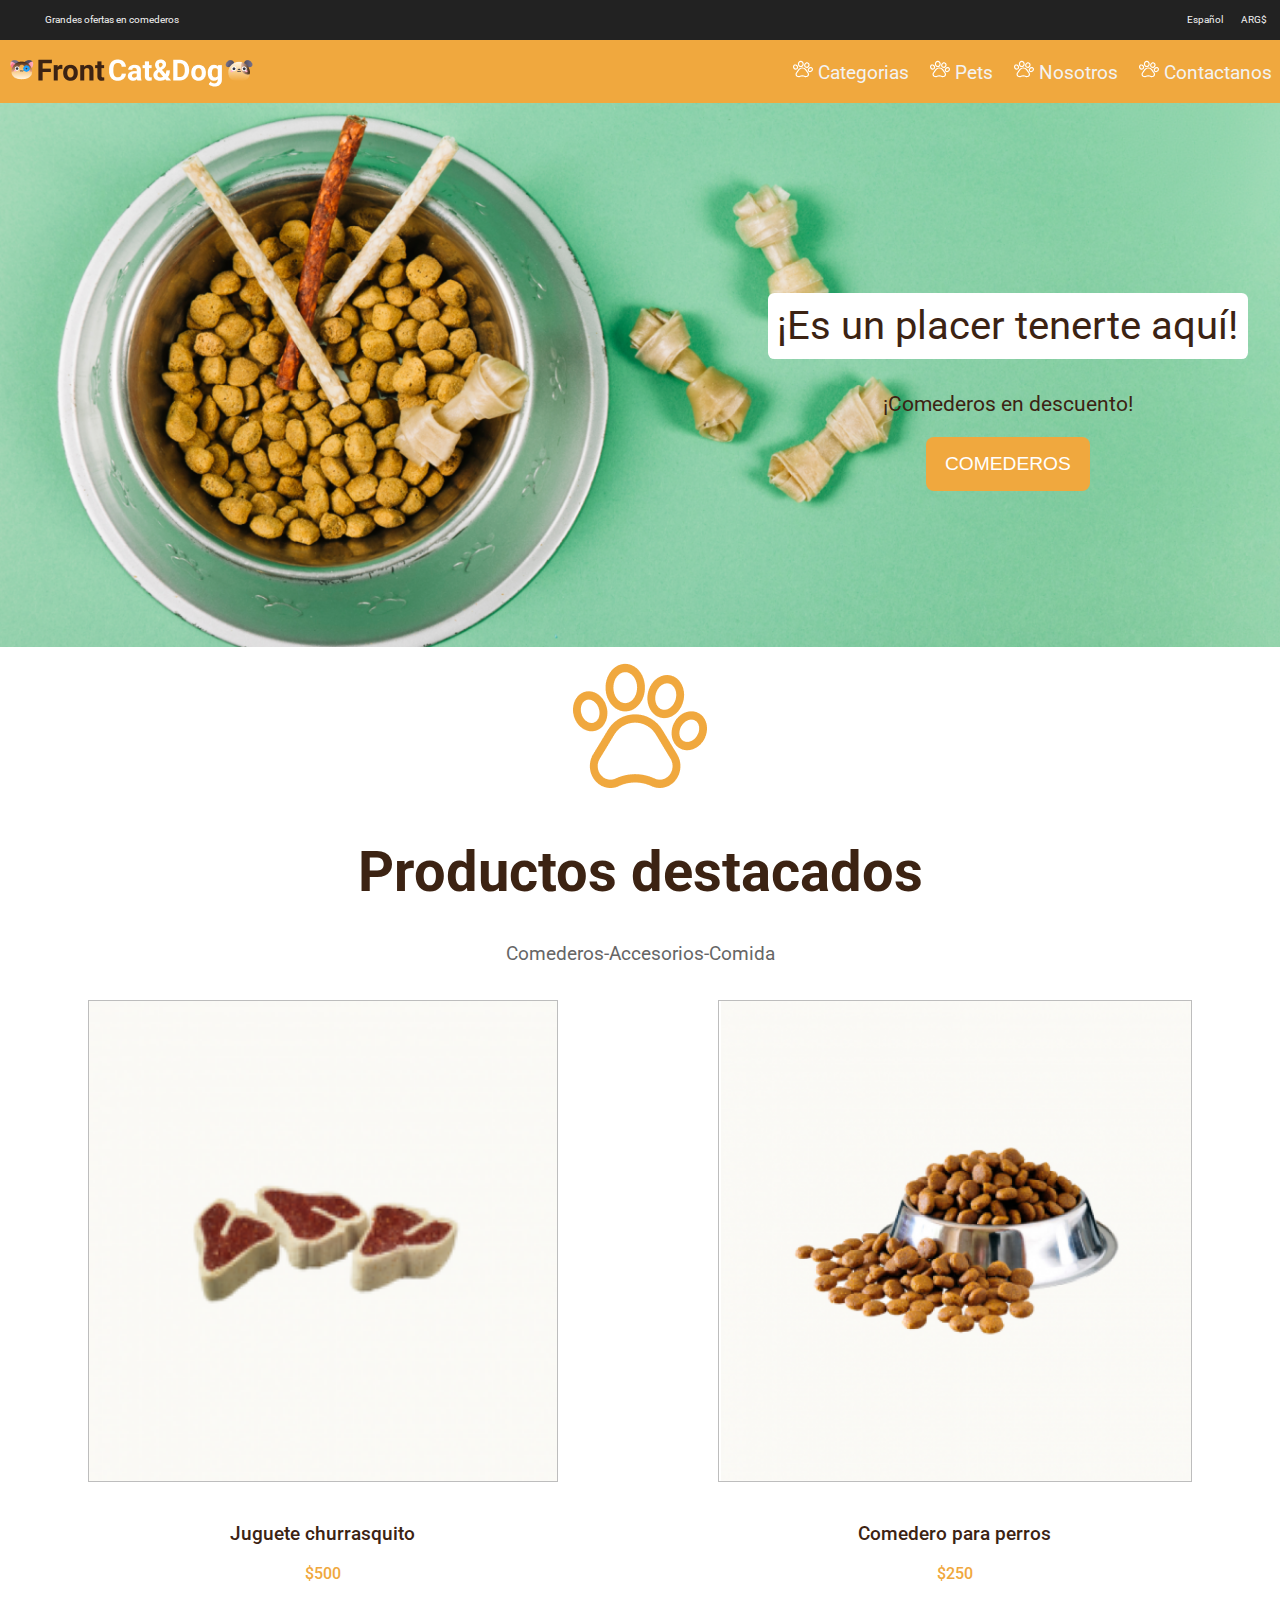
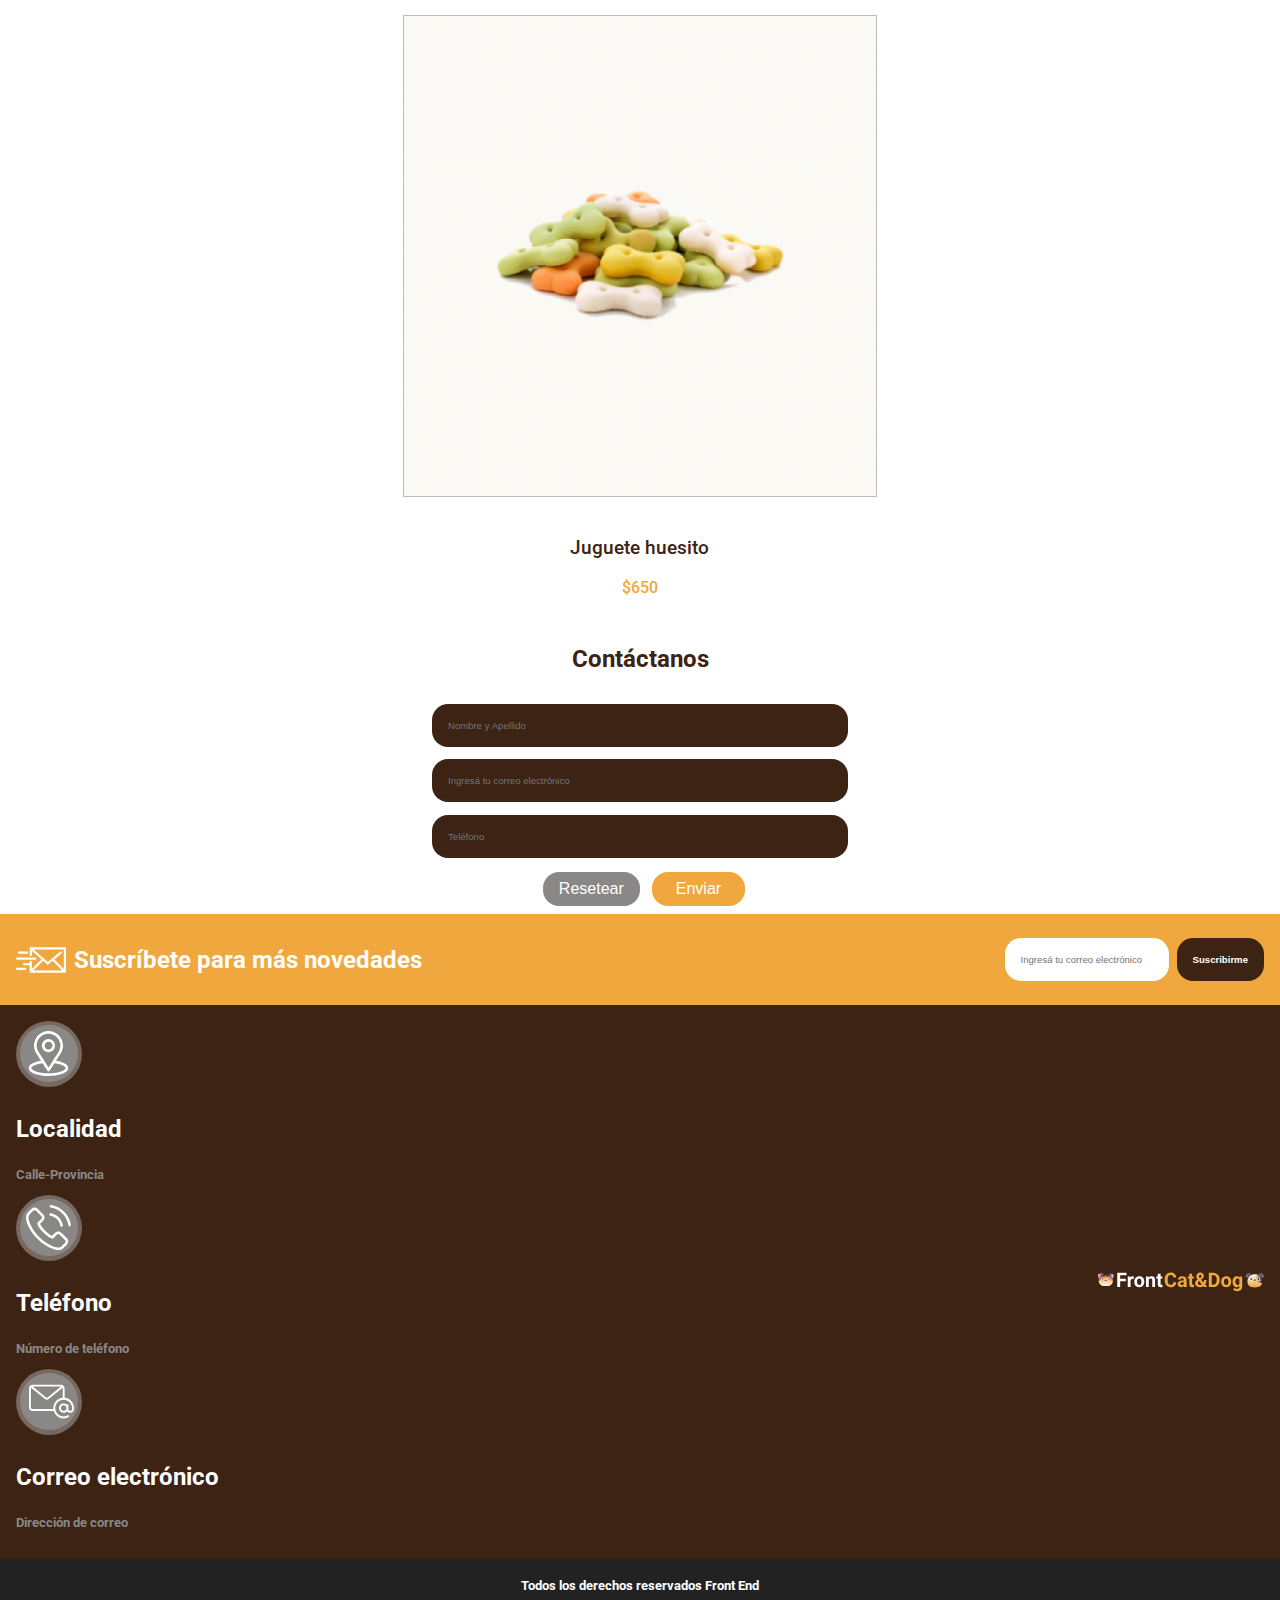
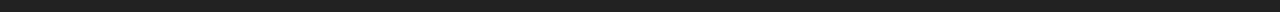
<file: catdog/index.html>
<!DOCTYPE html>
<html>
    <head> 
        <meta charset="UTF-8">
        <meta name="viewport" content="width=device-width, initial-scale=1">
        <title>FrontCat&Dog</title>
        <link href="../catdog/css/styles.css" rel="stylesheet">
        <link rel="preconnect" href="https://fonts.googleapis.com">
        <link rel="preconnect" href="https://fonts.gstatic.com" crossorigin>
        <link href="https://fonts.googleapis.com/css2?family=Roboto&display=swap" rel="stylesheet"> 
        <link href="https://fonts.googleapis.com/icon?family=Material+Icons"rel="stylesheet">
    </head>
    <body>
        <header>
            <nav id="barra-superior">
                <ul type="none">
                    <li>Grandes ofertas en comederos</li>
                </ul>
                <ul id="idiomas" type="none">
                    <li>Español</li>
                    <li>ARG$</li>
                </ul>
            </nav>
            <nav id="menu-principal">
                <img src="img/FrontCatAndDog.png">
                <ul id="menu" type="none">
                    <li>
                        <img src="../catdog/img/iconoFoot.svg" width="20" height="20">
                        <span>Categorias</span>
                    </li>
                    <li>
                        <img src="../catdog/img/iconoFoot.svg" width="20" height="20">
                        <span>Pets</span>
                    </li>
                    <li>
                        <img src="../catdog/img/iconoFoot.svg" width="20" height="20">
                        <span>Nosotros</span>
                    </li>
                    <li>
                        <img src="../catdog/img/iconoFoot.svg" width="20" height="20">
                        <span>Contactanos</span>
                    </li>
                </ul>
                <span class="material-icons">menu</span>
            </nav>
        </header>
        <section id="banner">
            <div>   
                <h2>¡Es un placer tenerte aquí!</h2>
                <p>¡Comederos en descuento!</p>
                <button>COMEDEROS</button>  
            </div>    
        </section>
        <section id="productos">
            <div>
                <img src="img/iconoFoot.png">
                <h1>Productos destacados</h1>
                <p id="tipologia">Comederos-Accesorios-Comida</p>
            </div>
            <div id="ventas">
                <div class="item">
                    <img src="img/churrasquito.png">
                    <p class="title">Juguete churrasquito<p class="price">$500</p>
                </div>
                <div class="item">
                    <img src="img/comedero.png">
                    <p class="title">Comedero para perros</p>
                    <p class="price">$250</p>
                </div>
                <div class="item">
                    <img src="img/huesitos.png">
                    <p class="title">Juguete huesito</p>
                    <p class="price">$650</p>
                </div>
            </div>
        </section>
        <section id="contactanos">
            <h3>Contáctanos</h3>
            <input class="form" placeholder="Nombre y Apellido" type="text">
            <input class="form" placeholder="Ingresá tu correo electrónico" type="email">
            <input class="form" placeholder="Teléfono" type="tel">
            <div>
                <button id="reset">Resetear</button>
                <button id="send">Enviar</button>
            </div>
        </section>
        <section id="suscripcion">
            <div>
                <img src="img/logoCorreo.svg" width="50">
                <h4>Suscríbete para más novedades</h4>
            </div>
            <div>
                <input id="mail" placeholder="Ingresá tu correo electrónico" type="email">
                <button id="suscribe">Suscribirme</button>
            </div>
        </section>
        <section id="datos">
            <div class="data">
                <div>
                    <img src="img/localidad.svg">
                    <p class="datos-title">Localidad</p>
                    <p class="datos-subtitle">Calle-Provincia</p>
                </div>
                <div>
                    <img src="img/telefono.svg">
                    <p class="datos-title">Teléfono</p>
                    <p class="datos-subtitle">Número de teléfono</p>
                </div>
                <div>
                    <img src="img/correo.svg">
                    <p class="datos-title">Correo electrónico</p>
                    <p class="datos-subtitle">Dirección de correo</p>
                </div>
            </div>
            <div class="dataImg">
                <img src="img/Catdog.svg">
            </div>
        </section>
        <footer>
            <p>Todos los derechos reservados Front End</p>
        </footer>
    </body>
</html>
</file>
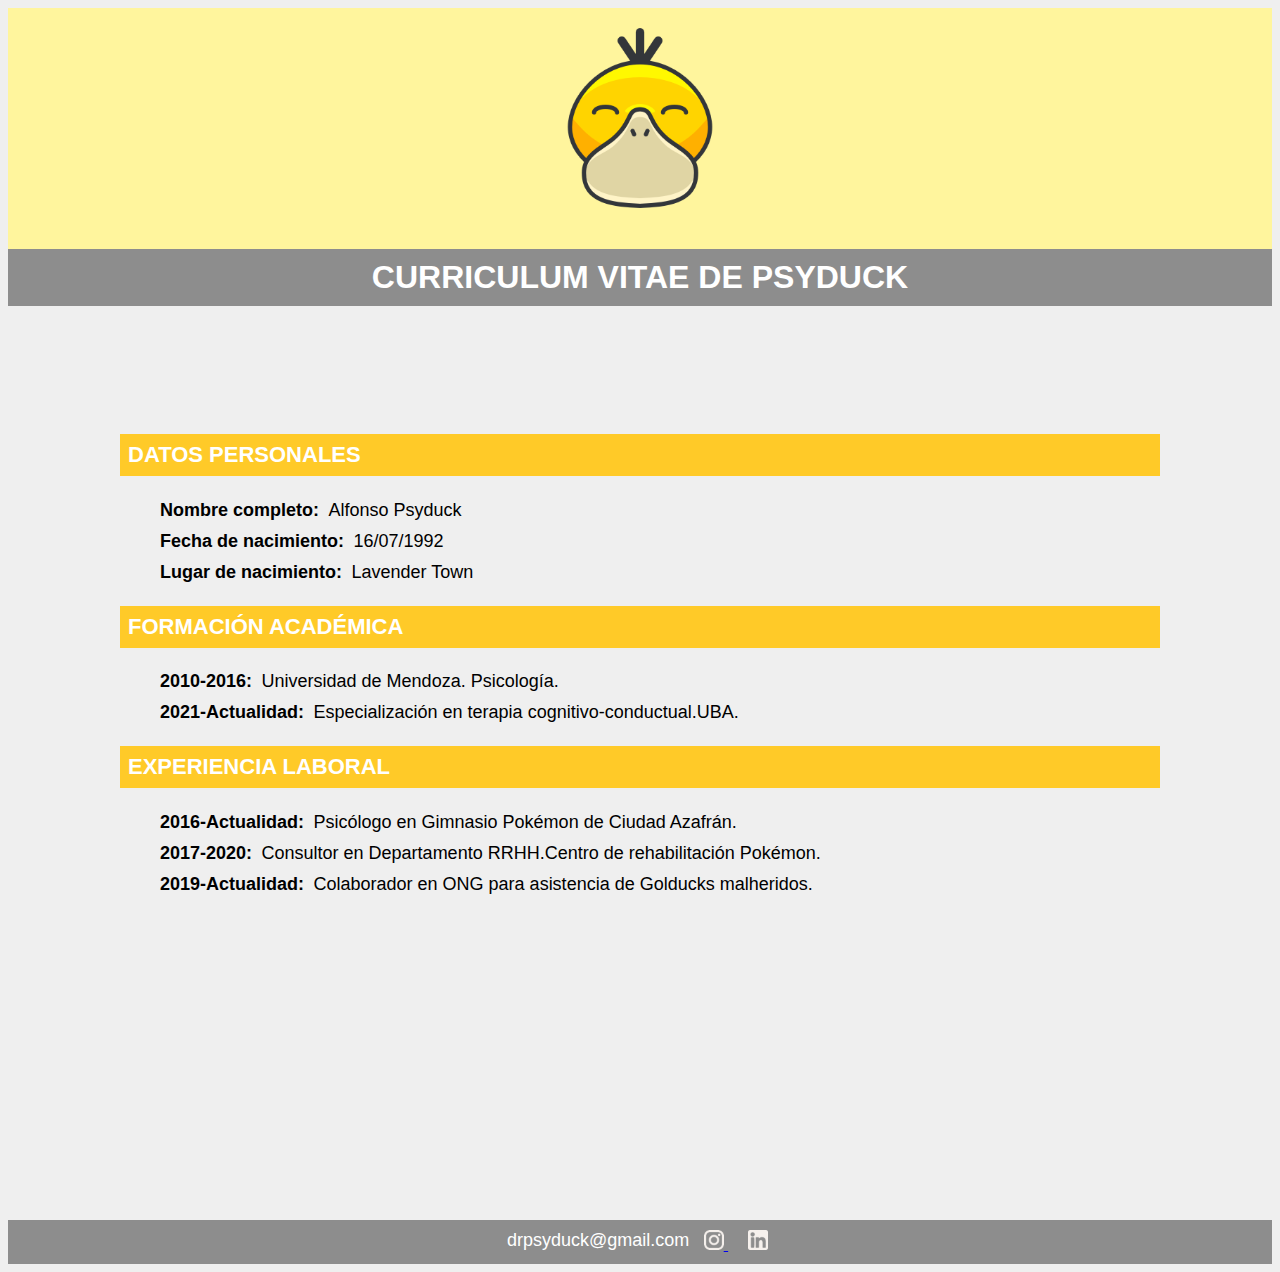
<file: cv/index.html>
<!DOCTYPE html>
<html lang="en">
<head>
    <meta charset="UTF-8">
    <meta http-equiv="X-UA-Compatible" content="IE=edge">
    <meta name="viewport" content="width=device-width, initial-scale=1.0">
    <title>MyCV</title>
    <link href="css/styles.css" rel="stylesheet">
</head>
<body>
    <header>
            <img src="img/psyduck.png" alt="logo psyduck" id="logo-principal">
            <h1>CURRICULUM VITAE DE PSYDUCK</h1>
    </header>
    <section id="contenido">
        <h2>DATOS PERSONALES</h2>
        <ul type="none">
            <li>
                <h3>Nombre completo:</h3>
                <span>Alfonso Psyduck</span>
            </li>
            <li>
                <h3>Fecha de nacimiento:</h3>
                <span>16/07/1992</span>
            </li>
            <li>
                <h3>Lugar de nacimiento:</h3>
                <span>Lavender Town</span>
            </li>
        </ul type="none">
        <h2>FORMACIÓN ACADÉMICA</h2>
        <ul type="none">
            <li>
                <h3>2010-2016:</h3>
                <span>Universidad de Mendoza. Psicología.</span>
            </li>
            <li>
                <h3>2021-Actualidad:</h3>
                <span>Especialización en terapia cognitivo-conductual.UBA.</span>
            </li>
        </ul>
        <h2>EXPERIENCIA LABORAL</h2>
        <ul type="none">
            <li>
                <h3>2016-Actualidad:</h3>
                <span>Psicólogo en Gimnasio Pokémon de Ciudad Azafrán.</span>
            </li>
            <li>
                <h3>2017-2020:</h3>
                <span>Consultor en Departamento RRHH.Centro de rehabilitación Pokémon.</span>
            </li>
            <li>
                <h3>2019-Actualidad:</h3>
                <span>Colaborador en ONG para asistencia de Golducks malheridos.</span>
            </li>
        </ul>
    </section>
    <footer>
        <span>drpsyduck@gmail.com</span>
        <a href="https://www.instagram.com/psy_duck/?hl=es">
            <img src="img/facebook.svg" alt="facebook">
        </a>
        <a href="https://www.linkedin.com/">
            <img src="img/linkedin.svg" alt="linkedin">
        </a>
    </footer>
</body>
</html>
</file>
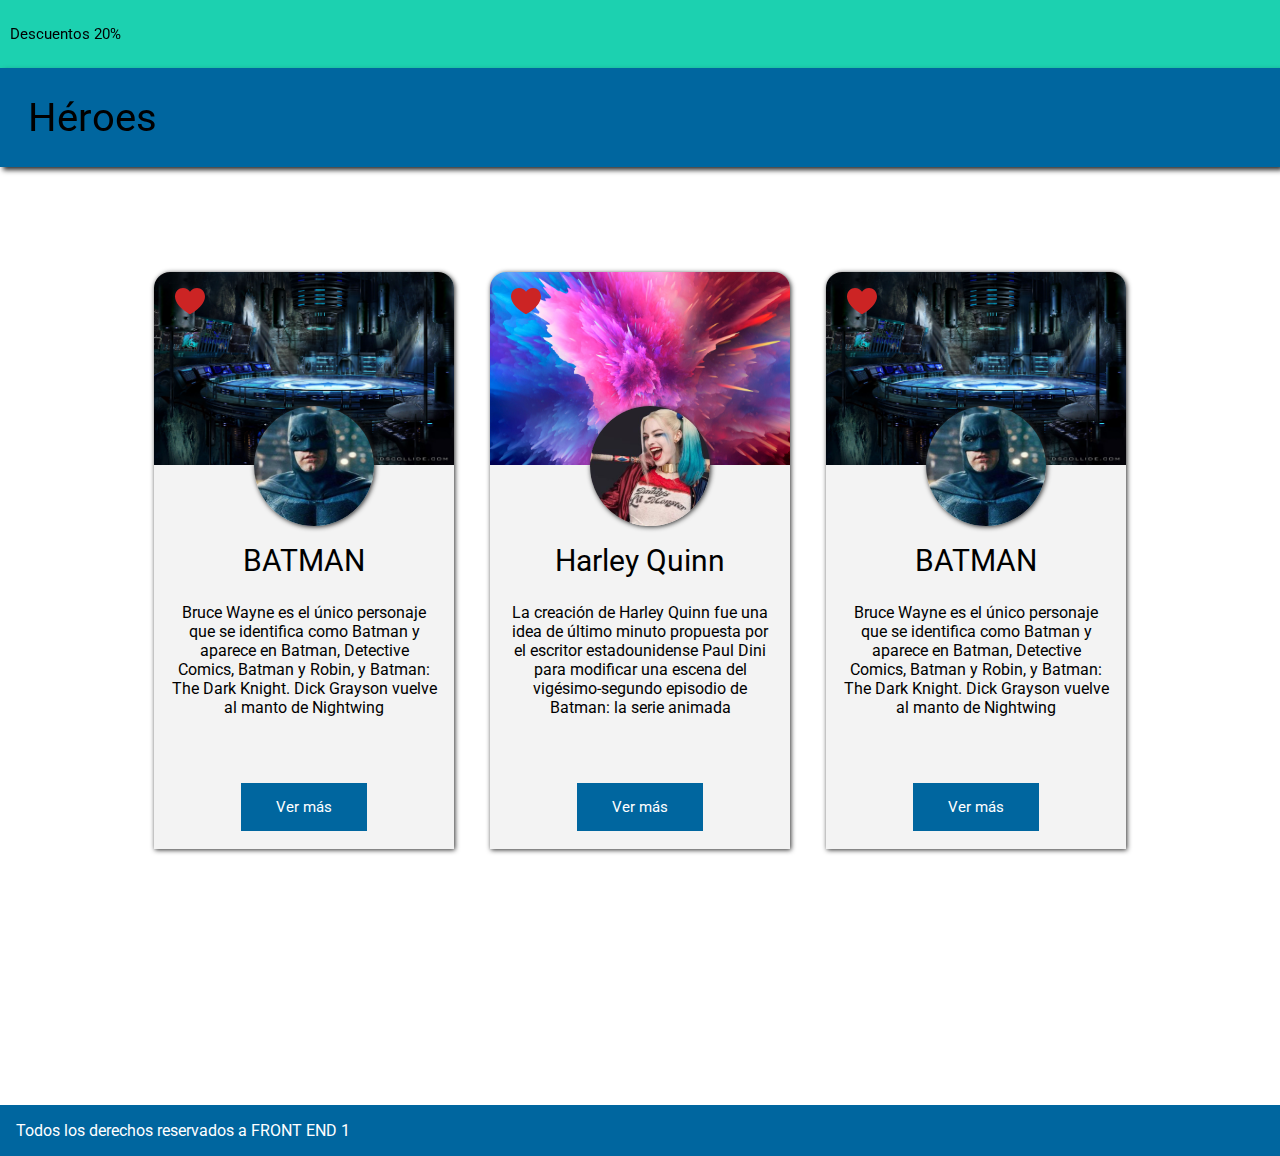
<file: heroes/index.html>
<!DOCTYPE html>
<html lang="en">
<head>
    <meta charset="UTF-8">
    <meta http-equiv="X-UA-Compatible" content="IE=edge">
    <meta name="viewport" content="width=device-width, initial-scale=1.0">
    <title>Clase10</title>
    <link href="../heroes/css/styles.css" rel="stylesheet">
    <link rel="preconnect" href="https://fonts.googleapis.com">
    <link rel="preconnect" href="https://fonts.gstatic.com" crossorigin>
    <link href="https://fonts.googleapis.com/css2?family=Roboto&display=swap" rel="stylesheet"> 
</head>
<body>
    <header>
        <nav>
            <p>Descuentos 20%</p>
        </nav>
        <h1>Héroes</h1>
    </header>
    <section>
        <article>
            <img class="heart" src="../heroes/img/heart.svg" alt="heart">
            <img class="fondo" src="../heroes/img/cart1.jpeg" alt="fondoCart">
            <img class="perfil" src="../heroes/img/profile1.jpeg" alt="profile">
            <h2>BATMAN</h2>
            <div class="content">
                <p>Bruce Wayne es el único personaje que se identifica como Batman y aparece en Batman, Detective Comics, Batman y Robin, y Batman: The Dark Knight. Dick Grayson vuelve al manto de Nightwing</p>
            </div>
            <div class="button-div">
                <button>Ver más</button>
            </div>
        </article>
        <article>
            <img class="heart" src="../heroes/img/heart.svg" alt="heart">
            <img class="fondo" src="../heroes/img/cart2.jpeg" alt="fondoCart">
            <img class="perfil" src="../heroes/img/profile2.jpeg" alt="profile">
            <h2>Harley Quinn</h2>
            <div class="content">
                <p>La creación de Harley Quinn fue una idea de último minuto propuesta por el escritor estadounidense Paul Dini para modificar una escena del vigésimo-segundo episodio de Batman: la serie animada</p>
            </div>
            <div class="button-div">
                <button>Ver más</button>
            </div>
        </article>
        <article>
            <img class="heart" src="../heroes/img/heart.svg" alt="heart">
            <img class="fondo" src="../heroes/img/cart1.jpeg" alt="fondoCart">
            <img class="perfil" src="../heroes/img/profile1.jpeg" alt="profile">
            <h2>BATMAN</h2>
            <div class="content">
                <p>Bruce Wayne es el único personaje que se identifica como Batman y aparece en Batman, Detective Comics, Batman y Robin, y Batman: The Dark Knight. Dick Grayson vuelve al manto de Nightwing</p>
            </div>
            <div class="button-div">
                <button>Ver más</button>
            </div>
        </article>
    </section>
    <footer>
        Todos los derechos reservados a FRONT END 1
    </footer>
</body>
</html>
</file>
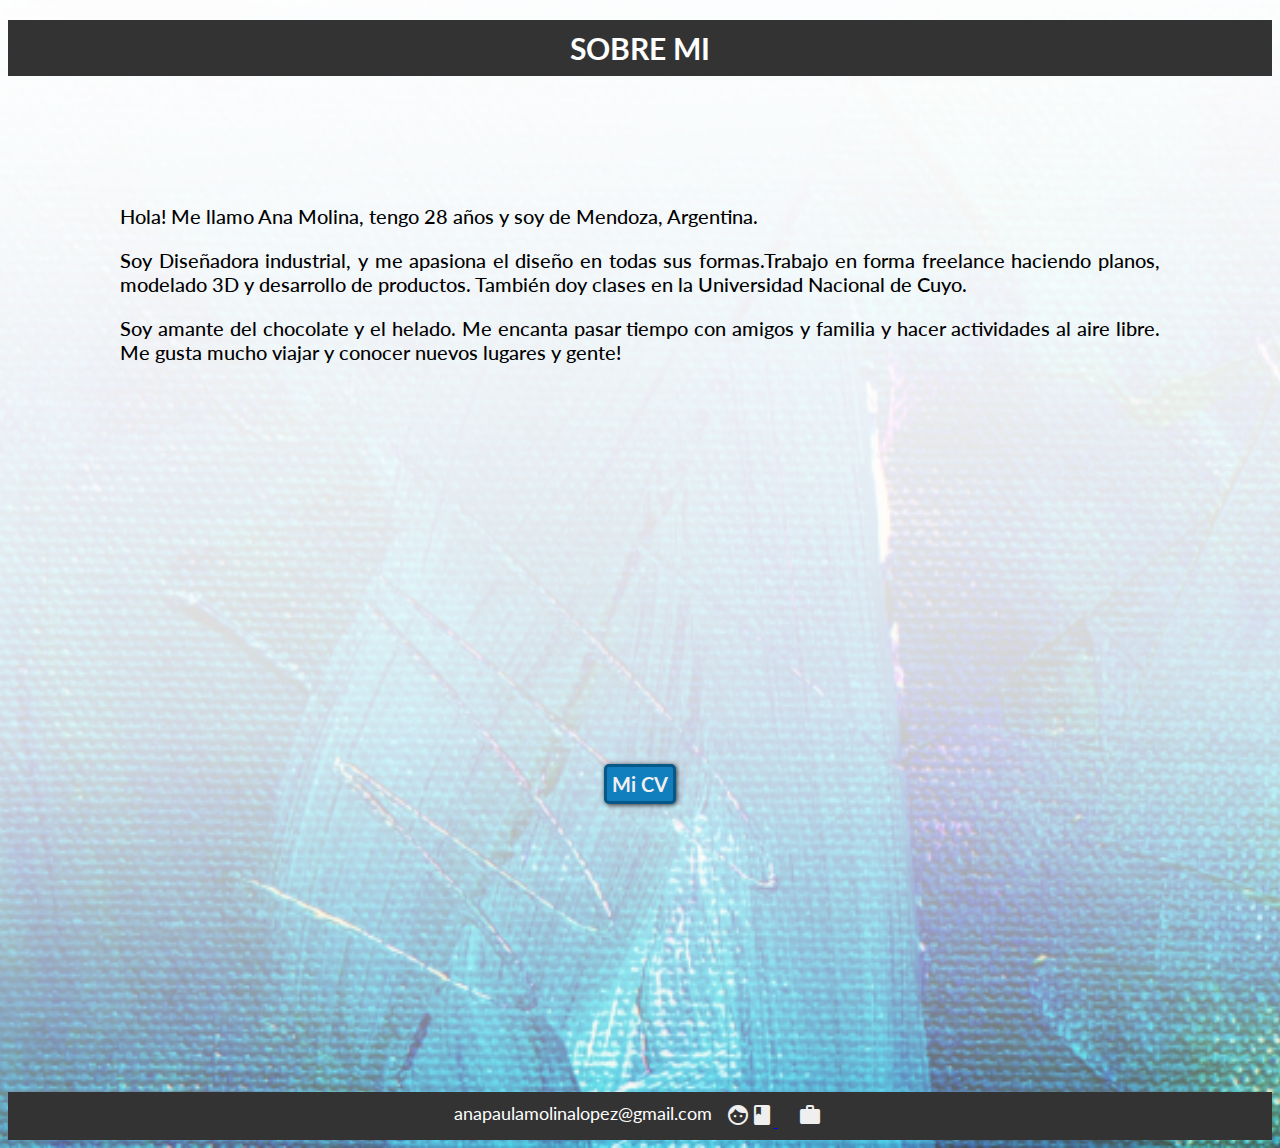
<file: cv-modificado/sobremi.html>
<!DOCTYPE html>
<html lang="en">
<head>
    <meta charset="UTF-8">
    <meta http-equiv="X-UA-Compatible" content="IE=edge">
    <meta name="viewport" content="width=device-width, initial-scale=1.0">
    <title>Document</title>
    <link href="css/styles.css" rel="stylesheet">
    <link rel="preconnect" href="https://fonts.gstatic.com">
    <link href="https://fonts.googleapis.com/css2?family=Lato&display=swap" rel="stylesheet">   
    <link href = "https://fonts.googleapis.com/icon?family=Material+Icons" rel = "stylesheet">
</head>
<body id="pagina-secundaria">
<h1>SOBRE MI</h1>
<div class="contenido">
    <p>Hola! Me llamo Ana Molina, tengo 28 años y soy de Mendoza, Argentina.</p> 
    <p>Soy Diseñadora industrial, y me apasiona el diseño en todas sus formas.Trabajo en forma freelance haciendo planos, modelado 3D y desarrollo de productos. También doy clases en la Universidad Nacional de Cuyo.</p>
    <p>Soy amante del chocolate y el helado. Me encanta pasar tiempo con amigos y familia y hacer actividades al aire libre. Me gusta mucho viajar y conocer nuevos lugares y gente!</p>
</div>
<a href="../cv-modificado/index.html" id="sobre-mi">
    <div>Mi CV</div>
</a>
</body>
<footer>
    <span>anapaulamolinalopez@gmail.com</span>
    <a href="https://www.facebook.com/animolina.lopez/">
        <i class = "material-icons">facebook</i>
    </a>
    <a href="https://www.behance.net/anapaulamolina">
        <i class="material-icons">work</i>
    </a>
</footer>
</html>
</file>
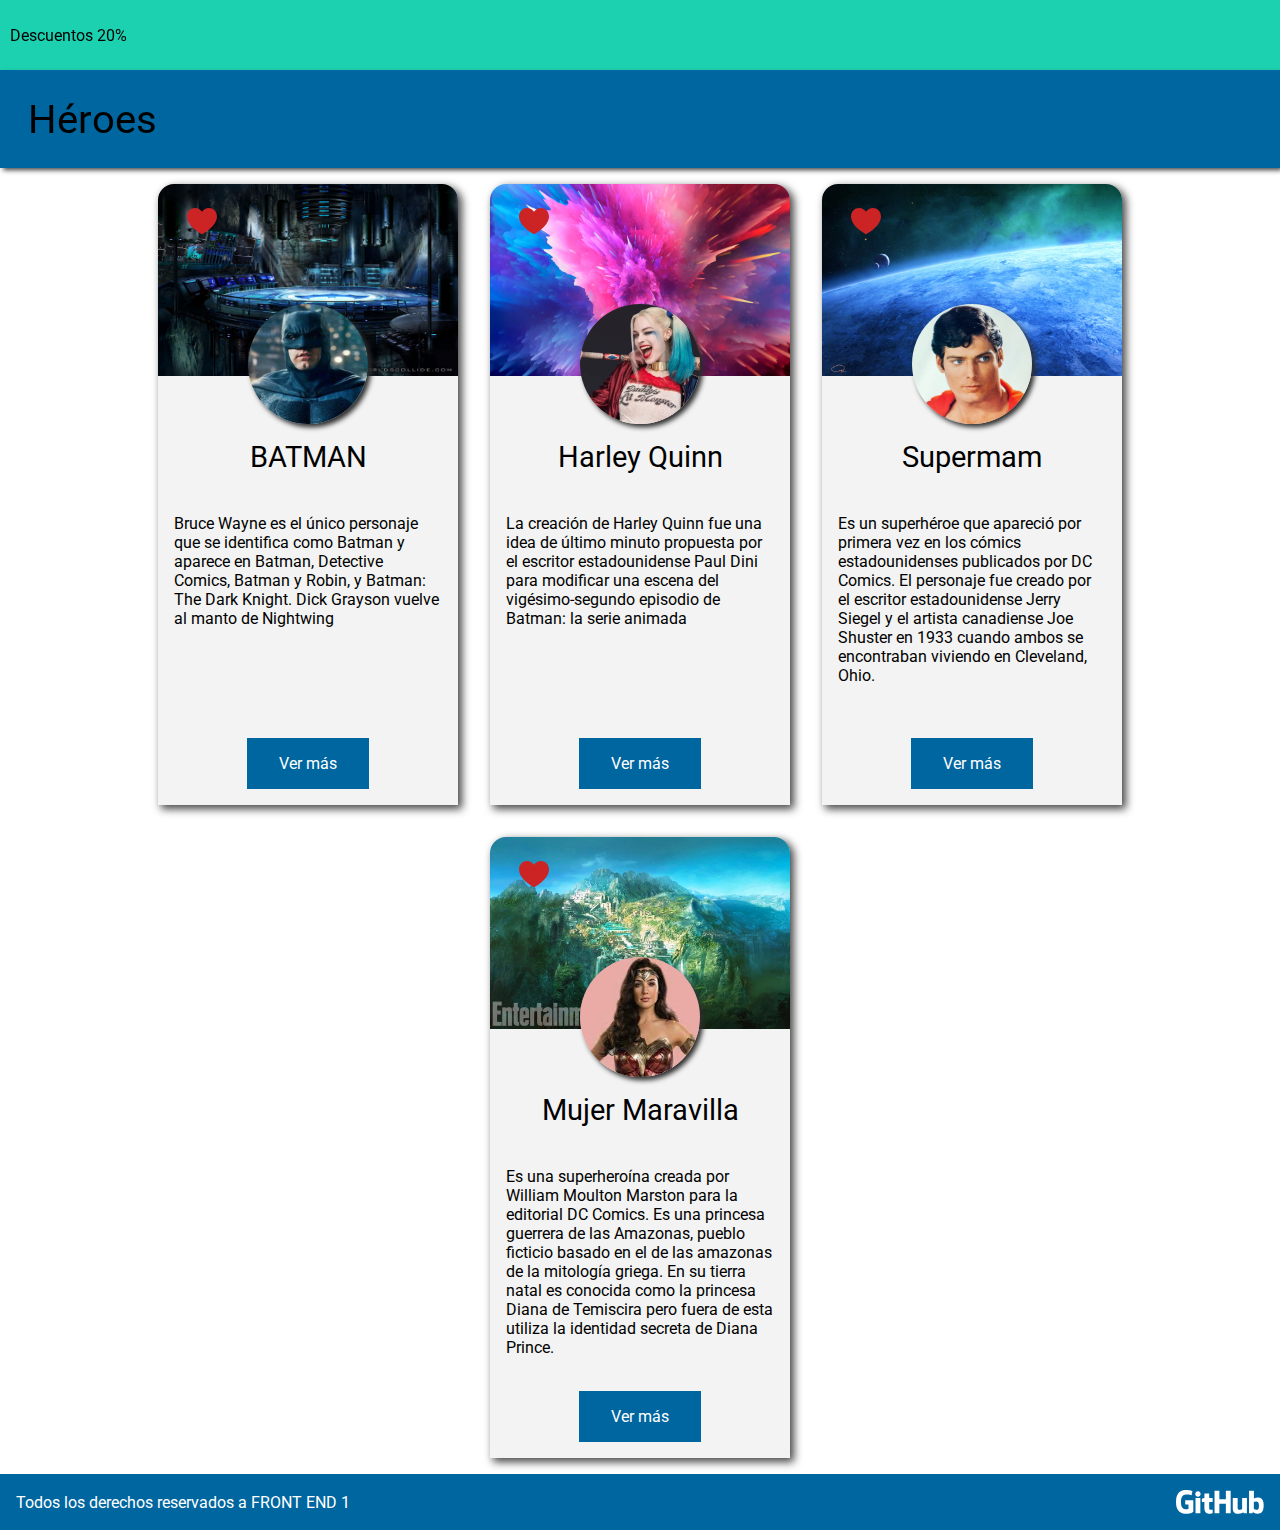
<file: heroes-modificado/index2.html>
<!DOCTYPE html>
<html lang="en">
<head>
    <meta charset="UTF-8">
    <meta http-equiv="X-UA-Compatible" content="IE=edge">
    <meta name="viewport" content="width=device-width, initial-scale=1.0">
    <title>Clase14</title>
    <link href="../heroes-modificado/css/styles.css" rel="stylesheet">
    <link rel="preconnect" href="https://fonts.googleapis.com">
    <link rel="preconnect" href="https://fonts.gstatic.com" crossorigin>
    <link href="https://fonts.googleapis.com/css2?family=Roboto&display=swap" rel="stylesheet"> 
</head>
<body>
    <header>
        <nav>
            <p>Descuentos 20%</p>
        </nav>
        <h1>Héroes</h1>
    </header>
    <section>
        <article>
            <img class="heart" src="../heroes-modificado/img/heart.svg" alt="heart">
            <img class="fondo" src="../heroes-modificado/img/cart1.jpeg" alt="fondoCart">
            <img class="perfil" src="../heroes-modificado/img/profile1.jpeg" alt="profile">
            <h2>BATMAN</h2>
            <div class="content">
                <p>Bruce Wayne es el único personaje que se identifica como Batman y aparece en Batman, Detective Comics, Batman y Robin, y Batman: The Dark Knight. Dick Grayson vuelve al manto de Nightwing</p>
            </div>
            <div class="button-div">
                <button>Ver más</button>
            </div>
            <div id="mas">+</div>
        </article>
        <article>
            <img class="heart" src="../heroes-modificado/img/heart.svg" alt="heart">
            <img class="fondo" src="../heroes-modificado/img/cart2.jpeg" alt="fondoCart">
            <img class="perfil" src="../heroes-modificado/img/profile2.jpeg" alt="profile">
            <h2>Harley Quinn</h2>
            <div class="content">
                <p>La creación de Harley Quinn fue una idea de último minuto propuesta por el escritor estadounidense Paul Dini para modificar una escena del vigésimo-segundo episodio de Batman: la serie animada</p>
            </div>
            <div class="button-div">
                <button>Ver más</button>
            </div>
            <div id="mas">+</div>
        </article>
        <article>
            <img class="heart" src="../heroes-modificado/img/heart.svg" alt="heart">
            <img class="fondo" src="../heroes-modificado/img/cart3.jpeg" alt="fondoCart">
            <img class="perfil" src="../heroes-modificado/img/profile3.jpeg" alt="profile">
            <h2>Supermam</h2>
            <div class="content">
                <p>Es un superhéroe que apareció por primera vez en los cómics estadounidenses publicados por DC Comics. ​El personaje fue creado por el escritor estadounidense Jerry Siegel y el artista canadiense Joe Shuster en 1933 cuando ambos se encontraban viviendo en Cleveland, Ohio.</p>
            </div>
            <div class="button-div">
                <button>Ver más</button>
            </div>
            <div id="mas">+</div>
        </article>
        <article>
            <img class="heart" src="../heroes-modificado/img/heart.svg" alt="heart">
            <img class="fondo" src="../heroes-modificado/img/cart4.jpeg"alt="fondoCart">
            <img class="perfil" src="../heroes-modificado/img/profile4.jpeg" alt="profile">
            <h2>Mujer Maravilla</h2>
            <div class="content">
                <p>Es una superheroína creada por William Moulton Marston para la editorial DC Comics. Es una princesa guerrera de las Amazonas, pueblo ficticio basado en el de las amazonas de la mitología griega. En su tierra natal es conocida como la princesa Diana de Temiscira pero fuera de esta utiliza la identidad secreta de Diana Prince.</p>
            </div>
            <div class="button-div">
                <button>Ver más</button>
            </div>
            <div id="mas">+</div>
        </article>
    </section>
    <footer>
        <span>Todos los derechos reservados a FRONT END 1</span>
        <img id="github" src="../heroes-modificado/img/github.svg">
    </footer>
</body>
</html>
</file>
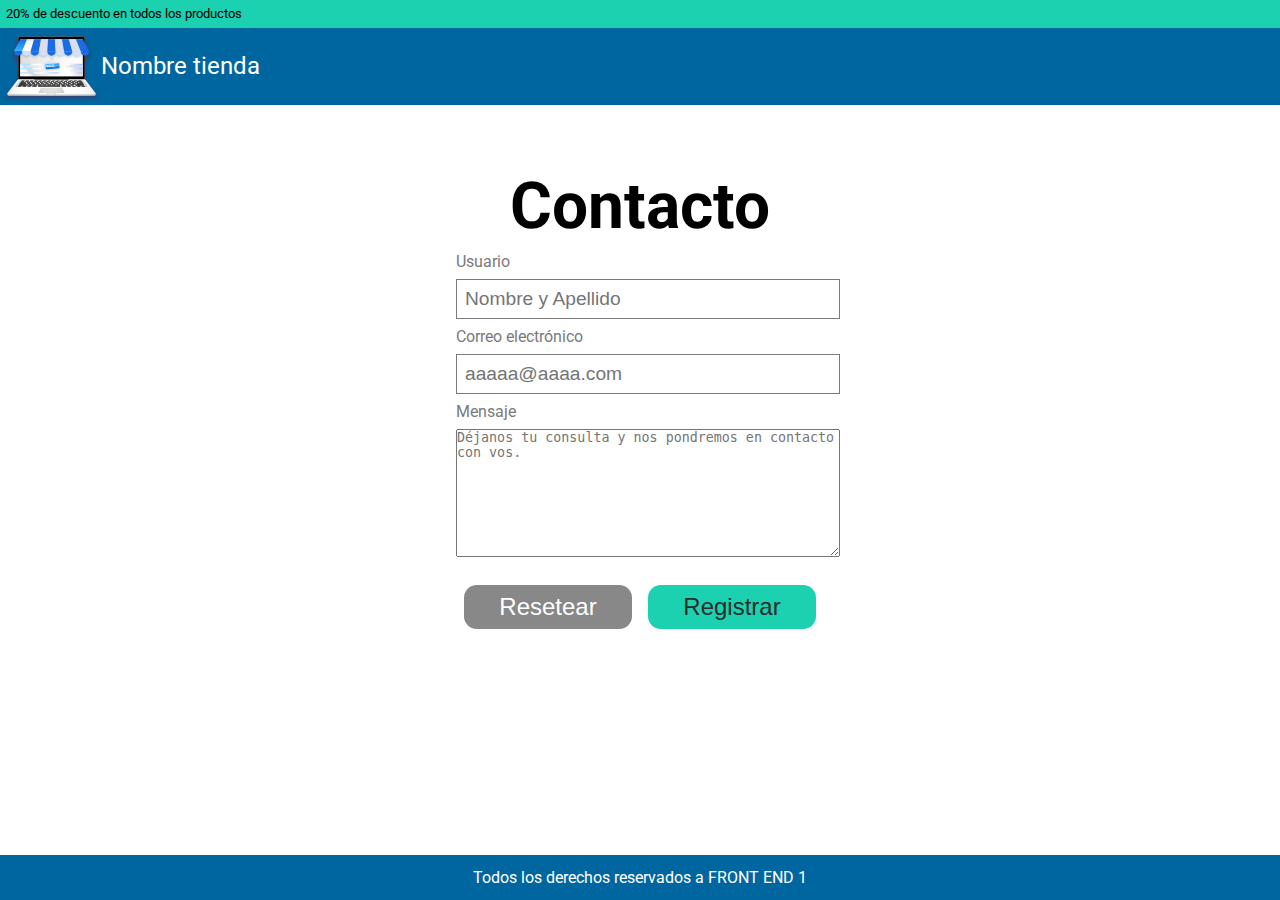
<file: practicaIntegradora/indexContacto.html>
<!DOCTYPE html>
<html lang="en">
<head>
    <meta charset="UTF-8">
    <meta http-equiv="X-UA-Compatible" content="IE=edge">
    <meta name="viewport" content="width=device-width, initial-scale=1.0">
    <link href="../practicaIntegradora/css/styles.css" rel="stylesheet">
    <link rel="preconnect" href="https://fonts.googleapis.com">
    <link rel="preconnect" href="https://fonts.gstatic.com" crossorigin>
    <link href="https://fonts.googleapis.com/css2?family=Roboto&display=swap" rel="stylesheet">

    <title>Document</title>
</head>
<body>
    <header>
        <nav id="nav-principal">
            <span>20% de descuento en todos los productos</span>
        </nav>
        <nav id="nav-secundaria">
            <img src="../practicaIntegradora/img/logoTienda.svg" alt="logo de la tienda">
            <span>Nombre tienda</span>
        </nav>
    </header>
    <section>
        <h1>Contacto</h1>
        <div id="formulario">
            <form action="#">
                <label for="usuario">Usuario</label>
                <input type="text" id="usuario" name="usuario" placeholder="Nombre y Apellido">
                <label for="email">Correo electrónico</label>
                <input type="email" id="email" name="email" placeholder="aaaaa@aaaa.com">
                <label for="area">Mensaje</label>
                <div id="contacto">
                    <textarea id="area" name="area" maxlength="300" placeholder="Déjanos tu consulta y nos pondremos en contacto con vos."></textarea>
                </div>
                <div class="botones">
                    <input type="reset" value="Resetear" name="Resetear" id="Resetear">
                    <input type="submit" value="Registrar" name="Registrar" id="Registrar"> 
                </div>
            </form>
        </div>
    </section>
    <footer>
        Todos los derechos reservados a FRONT END 1
    </footer>
</body>
</html>
</file>
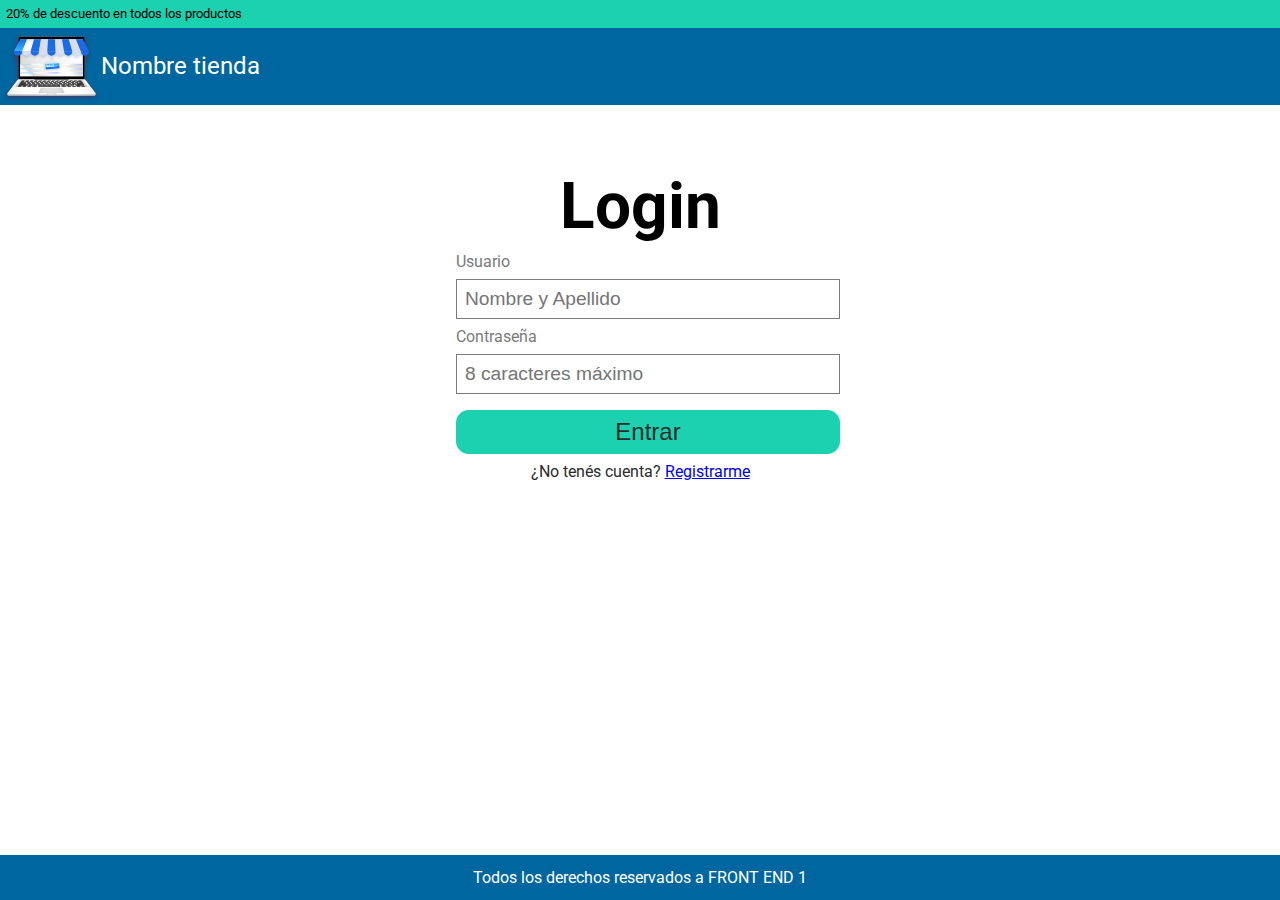
<file: practicaIntegradora/indexLogin.html>
<!DOCTYPE html>
<html lang="en">
<head>
    <meta charset="UTF-8">
    <meta http-equiv="X-UA-Compatible" content="IE=edge">
    <meta name="viewport" content="width=device-width, initial-scale=1.0">
    <link href="../practicaIntegradora/css/styles.css" rel="stylesheet">
    <link rel="preconnect" href="https://fonts.googleapis.com">
    <link rel="preconnect" href="https://fonts.gstatic.com" crossorigin>
    <link href="https://fonts.googleapis.com/css2?family=Roboto&display=swap" rel="stylesheet">

    <title>Document</title>
</head>
<body>
    <header>
        <nav id="nav-principal">
            <span>20% de descuento en todos los productos</span>
        </nav>
        <nav id="nav-secundaria">
            <img src="../practicaIntegradora/img/logoTienda.svg" alt="logo de la tienda">
            <span>Nombre tienda</span>
        </nav>
    </header>
    <section>
        <h1>Login</h1>
        <div id="formulario">
            <form action="#">
                <label for="usuario">Usuario</label>
                <input type="text" id="usuario" name="usuario" placeholder="Nombre y Apellido">
                <label for="contraseña">Contraseña</label>
                <input type="password" id="contraseña" name="contraseña" placeholder="8 caracteres máximo">
                <input type="submit" value="Entrar" name="Entrar" id="Entrar">
            </form>
        </div>
        <div id="cuenta">
            <spam>¿No tenés cuenta?</spam> <a href="#">Registrarme</a>
        </div>
    </section>
    <footer>
        Todos los derechos reservados a FRONT END 1
    </footer>
</body>
</html>
</file>
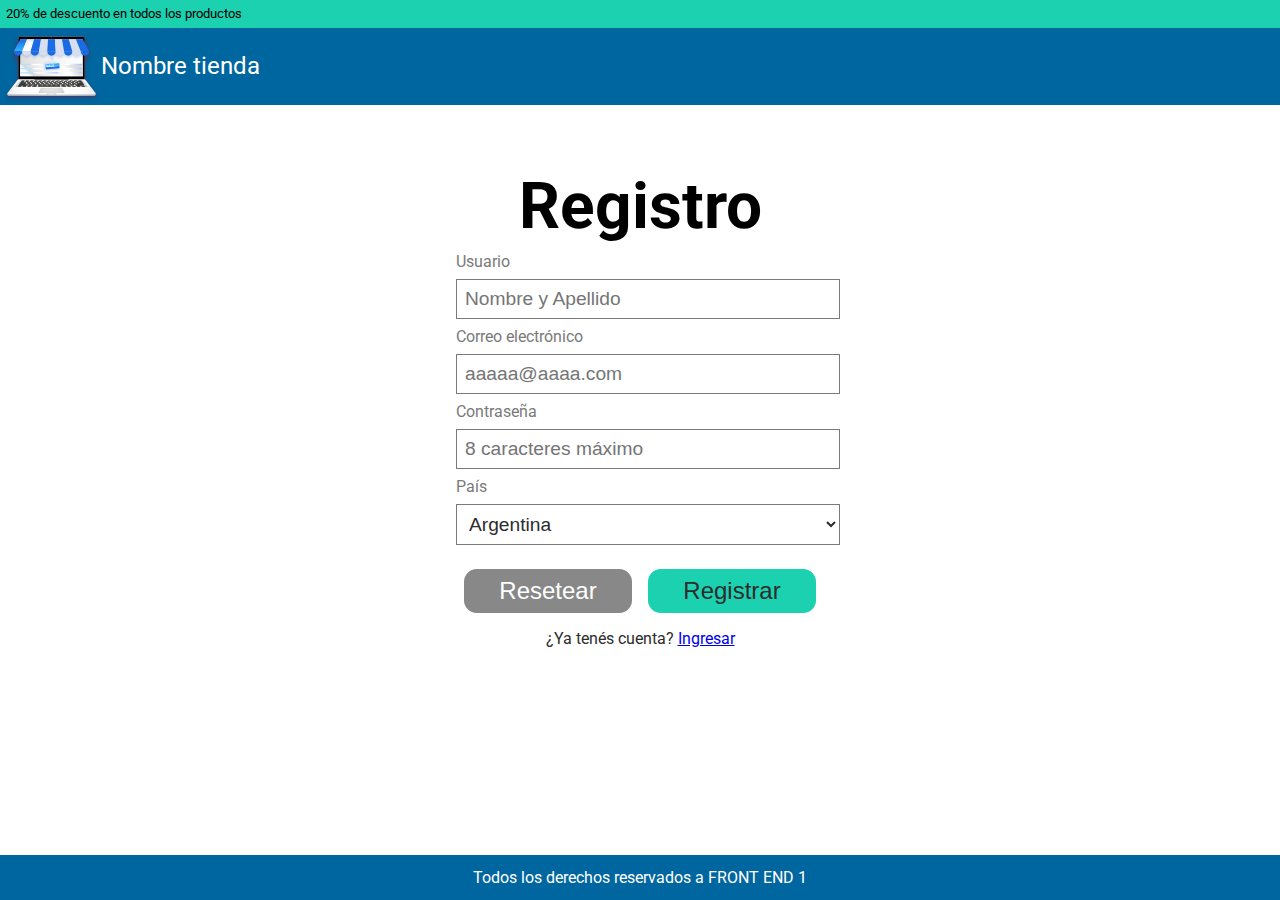
<file: practicaIntegradora/indexRegistro.html>
<!DOCTYPE html>
<html lang="en">
<head>
    <meta charset="UTF-8">
    <meta http-equiv="X-UA-Compatible" content="IE=edge">
    <meta name="viewport" content="width=device-width, initial-scale=1.0">
    <link href="../practicaIntegradora/css/styles.css" rel="stylesheet">
    <link rel="preconnect" href="https://fonts.googleapis.com">
    <link rel="preconnect" href="https://fonts.gstatic.com" crossorigin>
    <link href="https://fonts.googleapis.com/css2?family=Roboto&display=swap" rel="stylesheet">

    <title>Document</title>
</head>
<body>
    <header>
        <nav id="nav-principal">
            <span>20% de descuento en todos los productos</span>
        </nav>
        <nav id="nav-secundaria">
            <img src="../practicaIntegradora/img/logoTienda.svg" alt="logo de la tienda">
            <span>Nombre tienda</span>
        </nav>
    </header>
    <section>
        <h1>Registro</h1>
        <div id="formulario">
            <form action="#">
                <label for="usuario">Usuario</label>
                <input type="text" id="usuario" name="usuario" placeholder="Nombre y Apellido">
                <label for="email">Correo electrónico</label>
                <input type="email" id="email" name="email" placeholder="aaaaa@aaaa.com">
                <label for="contraseña">Contraseña</label>
                <input type="password" id="contraseña" name="contraseña" placeholder="8 caracteres máximo">
                <label for="pais">País</label>
                <select id="pais">
                    <option value="Argentina">Argentina</option>
                    <option value="Colombia">Colombia</option>
                    <option value="Brasil">Brasil</option>
                </select>
                <div class="botones">
                    <input type="reset" value="Resetear" name="Resetear" id="Resetear">
                    <input type="submit" value="Registrar" name="Registrar" id="Registrar"> 
                </div>
                <div id="cuenta">
                    <spam>¿Ya tenés cuenta?</spam> <a href="#">Ingresar</a>
                </div>
            </form>
        </div>
    </section>
    <footer>
        Todos los derechos reservados a FRONT END 1
    </footer>
</body>
</html>
</file>
<file: catdog/css/styles.css>
body{
    min-height: 100vh;
    font-family: 'Roboto', sans-serif;
    margin: 0;
    padding: 0;
    
}
/*estilo HEADER*/

#barra-superior{
display: flex;
justify-content: space-between;
align-items: center;
padding: 0.3rem;
background-color: #222222;
color: #f3f3f3;
font-size: 0.6rem;
font-weight: 400;
}
#idiomas li{
    display: inline;
    margin: 0.5rem;
}

#menu-principal{
    display: flex;
    justify-content: space-between;
    align-items: center;
    flex-wrap: nowrap;
    background-color:#F0A83E;
    color: #f3f3f3;
    font-size: 1.2rem;
    font-weight: 400;
   
}

#menu-principal .material-icons{
    display:none;
}

#menu li{
    display: inline;
    margin: 0.5rem;
}



/*estilo SECCIÓN BANNER*/

#banner{
    background-image: url(../img/imagenPrincipal.png);
    background-repeat: no-repeat;
    background-size:cover;
    height: 30rem;
    display: flex;
    justify-content: flex-end;
    align-items: center;
    text-align: center;
    padding: 2rem;
}


#banner h2{
    color: #3C2313;
    background-color: #ffffff;
    font-size: 2.5rem;
    font-weight: 400;
    padding: 0.6rem;
    border-radius: 0.4rem;
}

#banner p{
    color: #3C2313;
    font-size: 1.3rem;
    font-weight: 400;
}

#banner button{
    color: #ffffff;
    font-size: 1.2rem;
    font-weight: 400;
    background-color: #F0A83E;
    border-radius: 0.5rem;
    border: none;
    padding: 1rem 1.2rem;
    
}

/*estilo SECCIÓN PRODUCTOS*/

#productos{
    display: flex;
    flex-direction: column;
    justify-content: center;
    align-items: center;
    flex-wrap: wrap;
    text-align: center;
    margin: 0.5rem;
}


#productos h1{
    color: #3C2313;
    font-size: 3.5rem;
    font-weight: 700;
    flex-grow: 0.5;
}

#tipologia{
    color: #666666;
    font-size: 1.2rem;
    font-weight: 400;
    flex-grow: 0.3;
}

#ventas{
    display: flex;
    justify-content: space-around;
    align-items: center;
    flex-wrap: wrap;
}

.item img{
    height: 30rem;
    border: solid 0.1rem #bdbdbd;
    margin: 1rem;
}

.title{
    color: #3C2313;
    font-size: 1.2rem;
    font-weight: 500;
}

.price{
    color: #F0A83E;
    font-size: 1rem;
    font-weight: 500;

}
/*estilo SECCIÓN CONTACTANOS*/
#contactanos{
    display: flex;
    flex-direction: column;
    align-items: center;
    justify-content:space-between;
}


#contactanos h3{
    color: #3C2313;
    font-size: 1.5rem;
    font-weight:700;
}

.form{
    width: 30%;
    color: #ffffff;
    font-size: 0.6rem;
    font-weight: 400;
    background-color: #3C2313;
    border-radius: 1rem;
    border: none;
    padding: 1rem;
    text-align: left;
    margin: 0.4rem;
}

#reset{
    background-color: #8a8787;
    border-radius: 1rem;
    color: #ffffff;
    font-size: 1rem;
    font-weight: 400;
    border: none;
    padding: 0.5rem 1rem;
    margin: 0.5rem;
}

#send{
    background-color: #F0A83E;
    border-radius: 1rem;
    color: #ffffff;
    font-size: 1rem;
    font-weight: 400;
    border: none;
    padding: 0.5rem 1.5rem;
}

/*estilo SECCIÓN SUSCRIPCION*/


#suscripcion{
    background-color: #F0A83E;
    display: flex;
    justify-content: space-between;
    align-items: center;
    flex-wrap: wrap;
    padding: 1rem;
}

#suscripcion div{
    display: flex;
    justify-content: space-between;
    align-items: center;
}

#suscripcion h4{
    color: #ffffff;
    font-size: 1.5rem;
    font-weight: 700;
    margin: 0.5rem;
}

#mail{
    background-color: #ffffff;
    color: #A0A0A0;
    font-size: 0.6rem;
    font-weight: 400;
    border: none;
    border-radius: 1rem;
    padding: 1rem;
    margin: 0.5rem;
    text-align: left;
        
}

#suscribe{
    background-color:#3C2313;
    color: #ffffff;
    font-size: 0.6rem;
    font-weight: 700;
    border-radius: 1rem;
    padding: 1rem;
    border: none;
}


/*estilo SECCIÓN DATOS*/

#datos{
    background-color: #3C2313;
    display: flex;
    align-items: center;
    justify-content: space-between;
    flex-wrap: wrap;
}

.data,.dataImg{
    margin: 1rem;
}

.datos-title{
    color: #ffffff;
    font-size: 1.5rem;
    font-weight: 700;
}

.datos-subtitle{
    color: #8a8787;
    font-size: 0.8rem;
    font-weight: 700;
}

/*estilo FOOTER*/


footer{
    background-color: #222222;
    color: #ffffff;
    font-size: 0.8rem;
    font-weight: 700;
    padding: 0.4rem;
    text-align: center;
}

/*MEDIA QUERIES*/

/*Mobile*/

@media (max-width: 480px) {
    #barra-superior{
        display: none;
    }

    #menu{
        display: none;
    }

    #datos{
        flex-direction: column;
        justify-content: space-around;
        align-items: flex-start;
   }

   .dataImg{
       order: -1;
   }

   #menu-principal .material-icons{
    margin: 0.5rem;
    width: 2.5rem;
    display: block;
}
}
</file>
<file: cv/css/styles.css>
/*estilo general*/

body{
    background-color:#efefef;
    font-family: Verdana, Geneva, Tahoma, sans-serif;
}


/*estilos header*/

header{
    background-color: #fff59d;
    }
#logo-principal{
    display: block;
    margin: auto;
    padding: 20px;
    width:180px ;
}
h1{
    background-color:#8d8d8d;
    padding: 10px;
    text-align: center;
    color: rgb(255, 255, 255);
}

/*estilos seccion principal*/

#contenido{
    width: 1040px;
    margin: auto;
    margin-top: 8rem;
}

ul{
    line-height: 30px;
   }

h2{
    font-size: 22px;
    background-color:#ffca28;
    padding: 8px;
    color: #ffff;
}

h3{
    font-size: 18px;
    display: inline;
}
span{
    font-size: 18px;
    margin-left: 5px;
    }

/*estilos footer*/

footer{
    background-color: #8d8d8d;
    text-align: center;
    margin-top: 20rem;
    font-size: 16px;
    color:#ffff;
    padding: 10px;
}

a{
    padding: 10px;
    vertical-align: middle;
}
</file>
<file: heroes/css/styles.css>
body{
    box-sizing:border-box;
    font-family: 'Roboto' ,sans-serif;
    min-height: 100vh;
    position: relative;
    margin: 0;
}

header{
    position: fixed;
    top: 0;
    margin: 0;
    width: 100%;
    height: 100%;
    z-index: 1;
}

nav{
    background-color: #1CD1B0;
    padding: 10px 0px 10px 10px;
    margin: 0;
    font-size: 15px;
    font-weight: 400;
}

h1{
    background-color:#00669F;
    padding: 26px 0px 26px 28px;
    margin: 0;
    font-size: 40px;
    font-weight: 400;
    box-shadow: 3px 3px 5px #2e2e2e;
}

section{
    height: 100%;
    text-align: center;
    margin-top: 20%;
}

article{
    display: inline-block;
    vertical-align: middle;
    width: 300px;
    background: #f3f3f3;
    position:relative;
    margin:16px;
    box-shadow: 1px 1px 5px #2e2e2e;
    border-radius:16px 16px 0px 0px;
    overflow: hidden;
}

.heart{
    position: absolute;
    margin: 15px 21px;
}

.fondo{
    height: 193px;
    width: 300px;
    margin: 0px;
}

.perfil{
    height: 120px;
    width: 120px;
    border-radius: 60px;
    margin: 0px;
    position: absolute;
    left: 100px;
    top: 134px;
    box-shadow: 1px 1px 5px #2e2e2e;
}

h2{
    margin-top: 74px;
    text-align: center;
    font-size: 30px;
    font-weight: 400;
}

.content{
    padding: 0px 16px 0px 16px;
    height: 180px;
    font-size: 16px;
}

.button-div{
    width: 100%;
}

button{
    background-color: #00669F;
    padding: 15px 35px;
    border: none;
    color: #ffffff;
    font-family: 'Roboto',sans-serif;
    font-size: 15px;
    font-weight: 400;
    align-items: center;
    display: block;
    margin: auto;
    margin-bottom: 18px;
}

footer{
    background-color: #00669F;
    font-size: 16px;
    font-weight: 400;
    color: #ffffff;
    padding: 16px;
    position:absolute;
    bottom: 0;
    width: 100%;
    box-sizing:border-box;
}
</file>
<file: cv-modificado/css/styles.css>
/*estilo general*/



body{
    background-color:#efefef;
    font-family:'Lato';
}

#pagina-secundaria{
    background-image: url("../img/fondo.png");
    background-repeat: no-repeat;
    background-size: cover;
}

/*estilos header*/

header{
    background-image: url("/FrontEnd1/cv-modificado/img/banner.jpg");
    background-repeat: no-repeat;
    background-size:cover;
}



#logo-principal{
    display: block;
    margin: auto;
    width:240px ;
    border-radius: 240px;
    border-style: solid;
    border-color: #efefef;
    box-shadow: 2px 2px 30px rgb(0, 0, 0);
}

h1{
    background-color:#333333;
    padding: 10px;
    text-align: center;
    color: rgb(255, 255, 255);
    font-size: 30px;
    font-weight: bold;
}



/*estilos seccion principal*/

.contenido{
    width: 1040px;
    margin: auto;
    margin-top: 8rem;
    margin-bottom: 25rem;
    font-size: 20px;
    font-weight: 500;
    text-align: justify;
}

ul{
    line-height: 30px;
   }

h2{
    font-size: 24px;
    background-color:#055888;
    padding: 8px;
    color: #ffff;
    font-weight: 800;
}

h3{
    font-size: 18px;
    display: inline;
    font-weight:600;
}
span{
    font-size:18px;
    margin-left: 5px;
    font-weight: 400;
}

#sobre-mi{
    border-style: solid;
    border-radius: 5px;
    border-color: #055888;
    width: max-content;
    padding: 5px;
    background-color: #117fbe;
    box-shadow: 1px 1px 5px #333333;
    color: #efefef;
    text-decoration-line: none;
    font-size: 20px;
    font-weight: bold;
    display: block;
    margin:auto;
    margin-top: 10rem;
}

/*estilos footer*/

footer{
    background-color: #333333;
    text-align: center;
    margin-top: 18rem;
    font-size: 16px;
    color:#ffff;
    padding: 10px;
}


a{
    padding: 10px;
    vertical-align: middle;
}

i{
    color: #efefef;
}
</file>
<file: heroes-modificado/css/styles.css>
*{
    box-sizing: border-box;
    
}

/**Sección BODY**/
body{
    font-family: 'Roboto' ,sans-serif;
    min-height: 100vh;
    margin: 0;
    display: flex;
    flex-direction: column;
    justify-content: space-between;
}
/**Sección HEADER**/
header{
    position: sticky;
    top: 0;
    margin: 0;
    width: 100vw;
    z-index: 1;
}

nav{
    background-color: #1CD1B0;
    padding: 0.60rem 0px 0.60rem 0.60rem;
    margin: 0;
    font-size:1rem;
    font-weight: 400;
}

h1{
    background-color:#00669F;
    padding: 1.60rem 0px 1.60rem 1.75rem;
    margin: 0;
    font-size:2.5rem;
    font-weight: 400;
    box-shadow: 0.2rem 0.2rem 0.3rem #464646;
}
/**Sección CONTENIDO GENERAL**/
section{
    display: flex;
    flex-wrap: wrap;
    justify-content:center;
    align-items:center;
    height: 100%;
    width: 100%;
    
}
/**CARDS**/
article{
    display: flex;
    flex-direction: column;
    align-items: center;
    width: 18.75rem;
    margin: 1rem;
    background: #f3f3f3;
    box-shadow: 0.2rem 0.2rem 0.5rem #464646;
    border-radius:1rem 1rem 0rem 0rem;
    overflow: hidden;
    position: relative;
}

.heart{
    position: absolute;
    left: 0.5rem;
    top: 0.5rem;
    margin: 0.9rem 1.3rem;

}

.fondo{
    height: 12rem;
    width: 18.75rem;
    margin: 0;
}

.perfil{
    height: 7.5rem;
    width: 7.5rem;
    border-radius: 3.75rem;
    box-shadow: 0.2rem 0.2rem 0.3rem #2e2e2e;
    position: absolute;
    top: 7.5rem;
}    

h2{
    text-align: center;
    font-size:1.8rem;
    font-weight: 400;
    margin-top: 4rem;
}

.content{
    padding: 0rem 1rem 0rem 1rem;
    font-size: 1rem;
    height: 14rem;
}

.button-div{
    width: 100%;
    margin: 1rem;
}

button{
    background-color: #00669F;
    padding: 1rem 2rem;
    border: none;
    color: #ffffff;
    font-family: 'Roboto',sans-serif;
    font-size: 1rem;
    font-weight: 400;
    display: block;
    margin: auto;
    
}

#mas{
    background-color: #00669F;
    color: #ffffff;
    text-align: center;
    border-radius: 1rem;
    padding: 0.4rem 0.72rem;
    display: none;
    font-weight: 700;
    margin: 1.5rem;
    box-shadow: 0.2rem 0.2rem 0.3rem #2e2e2e;

}
/**Sección FOOTER**/
footer{
    background-color: #00669F;
    font-size: 1rem;
    font-weight: 400;
    color: #ffffff;
    padding: 1rem;
    width: 100%; 
    display: flex;
    justify-content: space-between;
    align-items: center;
}

#github{
    height: 1.5rem;
}

/**MEDIA QUERIES**/

/**tablet**/

@media (max-width:768px) {
    nav{
        display: none;
    }
}

/**smartphones**/

@media (max-width:550px) {
 .content{
     display: none;
 }

 .button-div{
     display: none;
 }
 #mas{
     display: block;
     align-self: flex-end;
 }

}
</file>
<file: practicaIntegradora/css/styles.css>
*{
    margin: 0;
    padding: 0;
    box-sizing: border-box;
    
}

body{
    min-height: 100vh;
    min-width: 100vw;
    font-family: 'Roboto',sans-serif;
    position: relative;
}

/**HEADER**/
#nav-principal{
    background-color: #1CD1B0;
    font-size: 0.8rem;
    font-weight: 400;
    padding: 0.4rem;
}
#nav-secundaria{
    display: flex;
    justify-content: flex-start;
    align-items: center;
    background-color: #00669F;
    color:#ffffff;
    font-size: 1.5rem;
    font-weight: 400;
    padding: 0.1rem;
}

/**SECCION PRINCIPAL**/

section{
    height: 100%;
    display: flex;
    flex-direction: column;
    justify-content: center;
    align-items: center;
    margin-top: 3.5rem;
        
}

h1{
    font-size: 4rem;
    font-weight: 700;
    margin: 0.5rem;
}

/**FORMULARIO**/

#formulario{
    width: 30%;
}

input,select{
    font-size: 1.2rem;
    border: solid 1px #7a7a7a;
    padding: 0.5rem;
    width: 100%;
    margin: 0.5rem;
    background-color: #ffffff;
    color: #2c2c2c;
            
}

label{
    font-size: 1rem;
    color: #7a7a7a;
    padding: 0.5rem;
}

.botones{
    display: flex;
    flex-direction: row;
    justify-content: space-between;
    align-items: center;
    padding: 0.5rem;
    
}

#Entrar{
    background-color:#1CD1B0;
    font-size: 1.5rem;
    color: #2c2c2c;
    font-weight: 500;
    border-radius: 0.8rem;
    border: none;
         
}

#Resetear{
    background-color:#888888;
    font-size: 1.5rem;
    color: #ffffff;
    font-weight: 500;
    border-radius: 0.8rem;
    border: none;
    flex-grow: 0.4;
   
}


#Registrar{
    background-color:#1CD1B0;
    font-size: 1.5rem;
    color: #2c2c2c;
    font-weight: 500;
    border-radius: 0.8rem;
    border: none;
    flex-grow: 0.4;
   
}

#cuenta{
    text-align: center;
    font-size: 1rem;
    color: #2c2c2c;
}

#contacto{
    width: 100%;
    margin: 0.5rem;
}

#area{
    width: 100%;
    height: 8rem;
}
/**FOOTER**/

footer{
    background-color: #00669F;
    width: 100%;
    color: #ffffff;
    padding: 0.8rem;
    font-size: 1rem;
    text-align: center;
    position: absolute;
    bottom: 0;
}
</file>
